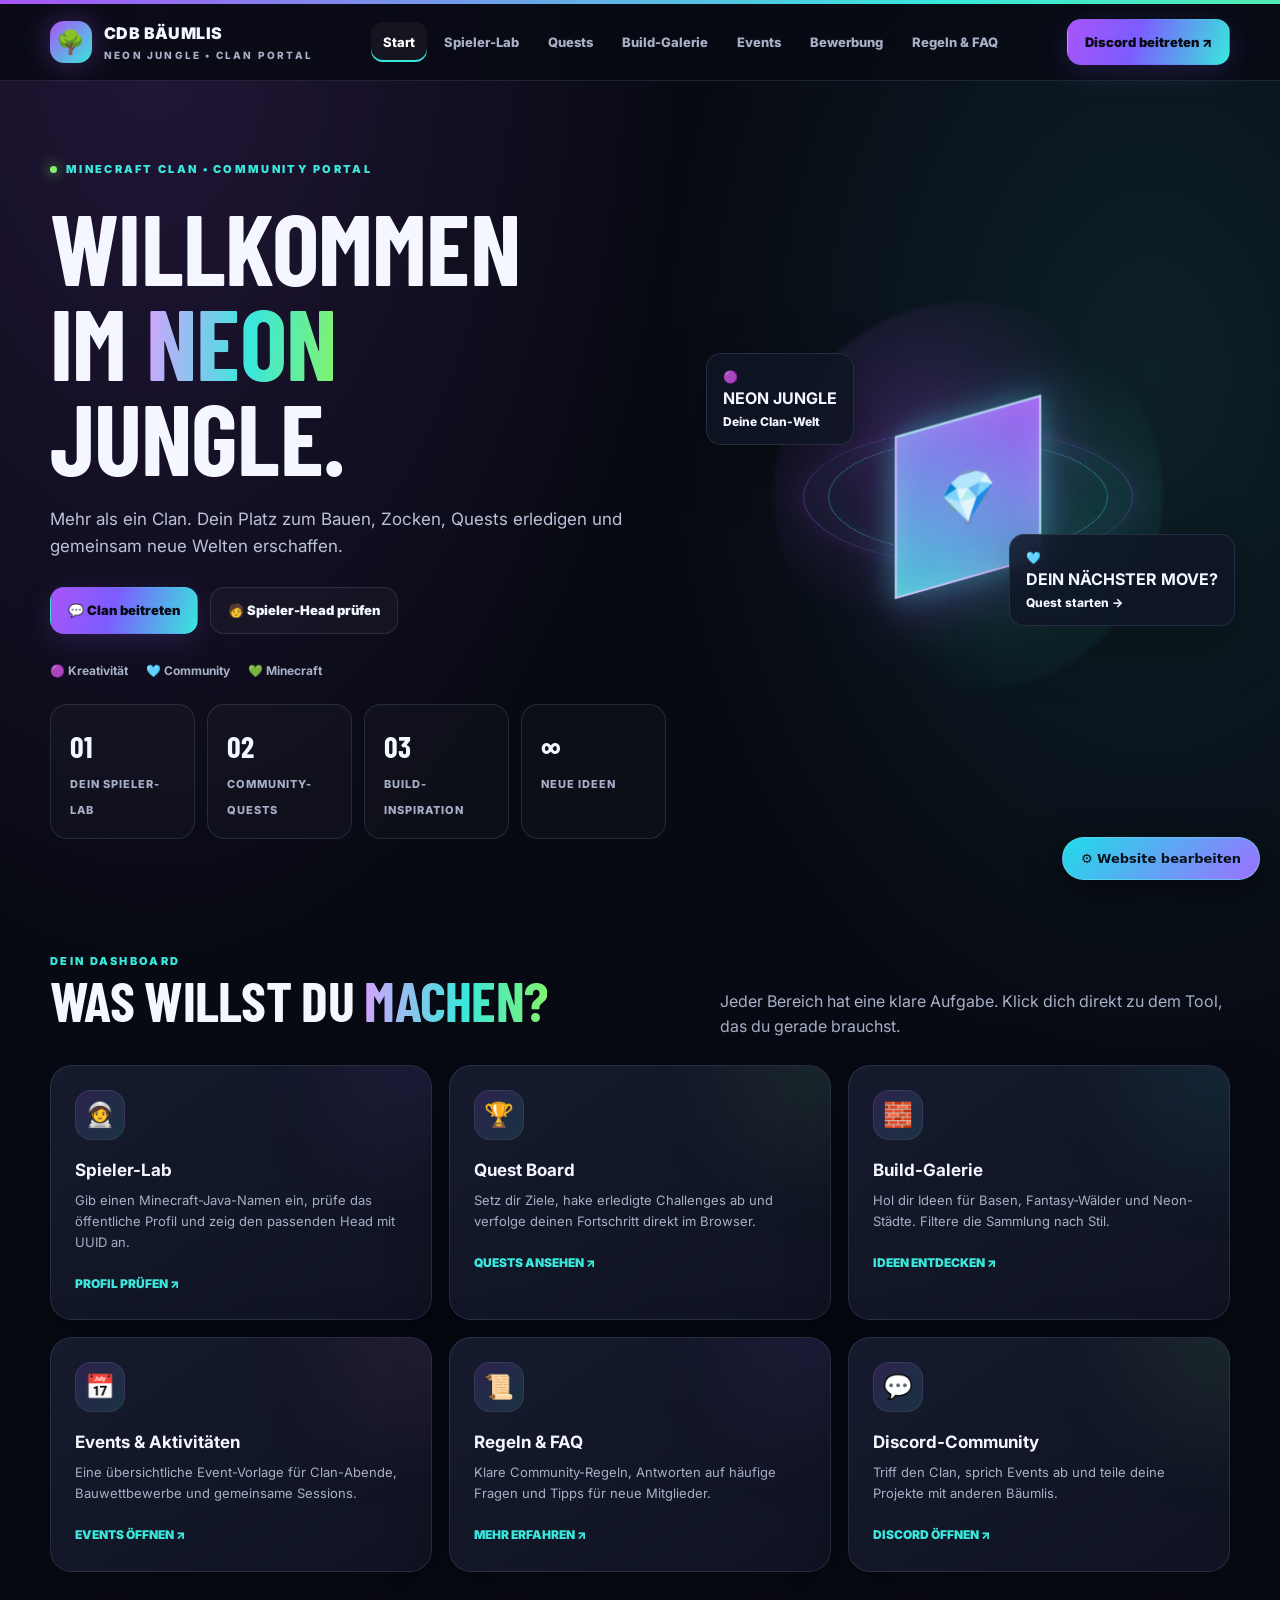
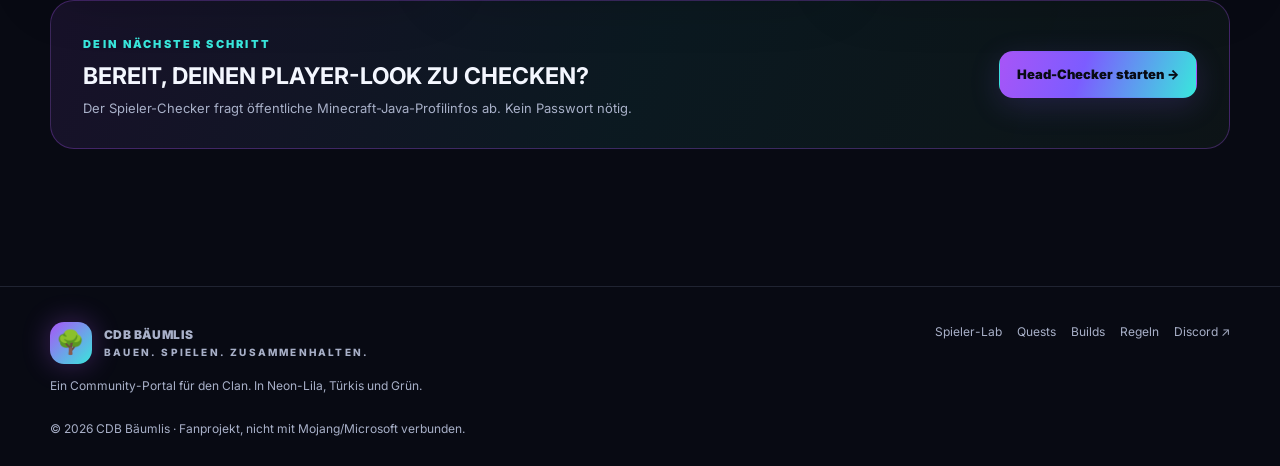
<file: public/index.html>
<!doctype html><html lang="de"><head><meta charset="utf-8"><meta name="viewport" content="width=device-width,initial-scale=1"><meta name="theme-color" content="#080a13"><meta name="description" content="CDB Bäumlis Minecraft-Clanportal mit Spieler-Lab, Quests, Build-Galerie und Events."><title>Neon Jungle | CDB Bäumlis</title><link rel="stylesheet" href="style.css"></head><body><div class="topline"></div><div class="nav-wrap"><div class="wrap nav"><a class="brand" href="index.html"><span class="brand-mark">🌳</span><span>CDB BÄUMLIS<small>NEON JUNGLE • CLAN PORTAL</small></span></a><nav class="links"><a href="index.html">Start</a><a href="spieler.html">Spieler-Lab</a><a href="quests.html">Quests</a><a href="builds.html">Build-Galerie</a><a href="events.html">Events</a><a href="bewerbung.html">Bewerbung</a><a href="regeln.html">Regeln & FAQ</a></nav><a class="nav-cta" href="https://discord.gg/qdP8jZhjyH" target="_blank" rel="noopener">Discord beitreten ↗</a><button class="menu-btn" aria-label="Menü öffnen" aria-expanded="false">☰</button></div></div><main><section class="wrap hero"><div class="hero-copy"><div class="eyebrow"><span class="dot"></span> Minecraft Clan • Community Portal</div><h1>WILLKOMMEN<br>IM <span>NEON</span><br>JUNGLE.</h1><p class="lead">Mehr als ein Clan. Dein Platz zum Bauen, Zocken, Quests erledigen und gemeinsam neue Welten erschaffen.</p><div class="actions"><a class="btn btn-primary" href="https://discord.gg/qdP8jZhjyH" target="_blank" rel="noopener">💬 Clan beitreten</a><a class="btn btn-secondary" href="spieler.html">🧑 Spieler-Head prüfen</a></div><div class="microproof"><span>🟣 Kreativität</span><span>🩵 Community</span><span>💚 Minecraft</span></div><div class="stat-row"><div class="stat"><b>01</b><span>Dein Spieler-Lab</span></div><div class="stat"><b>02</b><span>Community-Quests</span></div><div class="stat"><b>03</b><span>Build-Inspiration</span></div><div class="stat"><b>∞</b><span>Neue Ideen</span></div></div></div><div class="hero-art" aria-label="Abstrakter neonfarbener Würfel"><div class="orb"></div><div class="ring"></div><div class="ring r2"></div><div class="cube"><div class="cube-face front">🌳</div><div class="cube-face back">💎</div><div class="cube-face right">⚡</div><div class="cube-face left">🟣</div><div class="cube-face top">✦</div><div class="cube-face bottom">💚</div></div><div class="float-card fc1">🟣 <b>NEON JUNGLE</b>Deine Clan-Welt</div><div class="float-card fc2">🩵 <b>DEIN NÄCHSTER MOVE?</b>Quest starten →</div></div></section>
<section class="section"><div class="wrap"><div class="section-head"><div><div class="eyebrow">Dein Dashboard</div><h2>WAS WILLST DU <span class="gradient-text">MACHEN?</span></h2></div><p>Jeder Bereich hat eine klare Aufgabe. Klick dich direkt zu dem Tool, das du gerade brauchst.</p></div><div class="grid grid-3"><a class="card" href="spieler.html" style="--glow:var(--purple)"><div class="iconbox">🧑‍🚀</div><h3>Spieler-Lab</h3><p>Gib einen Minecraft-Java-Namen ein, prüfe das öffentliche Profil und zeig den passenden Head mit UUID an.</p><span class="card-link">PROFIL PRÜFEN ↗</span></a><a class="card" href="quests.html" style="--glow:var(--green)"><div class="iconbox">🏆</div><h3>Quest Board</h3><p>Setz dir Ziele, hake erledigte Challenges ab und verfolge deinen Fortschritt direkt im Browser.</p><span class="card-link">QUESTS ANSEHEN ↗</span></a><a class="card" href="builds.html" style="--glow:var(--turq)"><div class="iconbox">🧱</div><h3>Build-Galerie</h3><p>Hol dir Ideen für Basen, Fantasy-Wälder und Neon-Städte. Filtere die Sammlung nach Stil.</p><span class="card-link">IDEEN ENTDECKEN ↗</span></a><a class="card" href="events.html" style="--glow:var(--pink)"><div class="iconbox">📅</div><h3>Events & Aktivitäten</h3><p>Eine übersichtliche Event-Vorlage für Clan-Abende, Bauwettbewerbe und gemeinsame Sessions.</p><span class="card-link">EVENTS ÖFFNEN ↗</span></a><a class="card" href="regeln.html" style="--glow:var(--purple)"><div class="iconbox">📜</div><h3>Regeln & FAQ</h3><p>Klare Community-Regeln, Antworten auf häufige Fragen und Tipps für neue Mitglieder.</p><span class="card-link">MEHR ERFAHREN ↗</span></a><a class="card" href="https://discord.gg/qdP8jZhjyH" target="_blank" rel="noopener" style="--glow:var(--green)"><div class="iconbox">💬</div><h3>Discord-Community</h3><p>Triff den Clan, sprich Events ab und teile deine Projekte mit anderen Bäumlis.</p><span class="card-link">DISCORD ÖFFNEN ↗</span></a></div><div class="banner"><div><div class="eyebrow">Dein nächster Schritt</div><h3 style="font-size:23px;margin:7px 0">BEREIT, DEINEN PLAYER-LOOK ZU CHECKEN?</h3><p>Der Spieler-Checker fragt öffentliche Minecraft-Java-Profilinfos ab. Kein Passwort nötig.</p></div><a class="btn btn-primary" href="spieler.html">Head-Checker starten →</a></div></div></section></main><footer class="footer"><div class="wrap footer-inner"><div><a class="brand" href="index.html"><span class="brand-mark">🌳</span><span>CDB BÄUMLIS<small>BAUEN. SPIELEN. ZUSAMMENHALTEN.</small></span></a><p style="margin:12px 0 0">Ein Community-Portal für den Clan. In Neon-Lila, Türkis und Grün.</p></div><div class="footer-links"><a href="spieler.html">Spieler-Lab</a><a href="quests.html">Quests</a><a href="builds.html">Builds</a><a href="regeln.html">Regeln</a><a href="https://discord.gg/qdP8jZhjyH" target="_blank" rel="noopener">Discord ↗</a></div></div><div class="wrap" style="margin-top:24px">© <span id="year"></span> CDB Bäumlis · Fanprojekt, nicht mit Mojang/Microsoft verbunden.</div></footer><div class="toast" role="status" aria-live="polite"></div><script>document.getElementById('year').textContent=new Date().getFullYear()</script><script src="app.js"></script><script src="admin.js"></script></body></html>
</file>
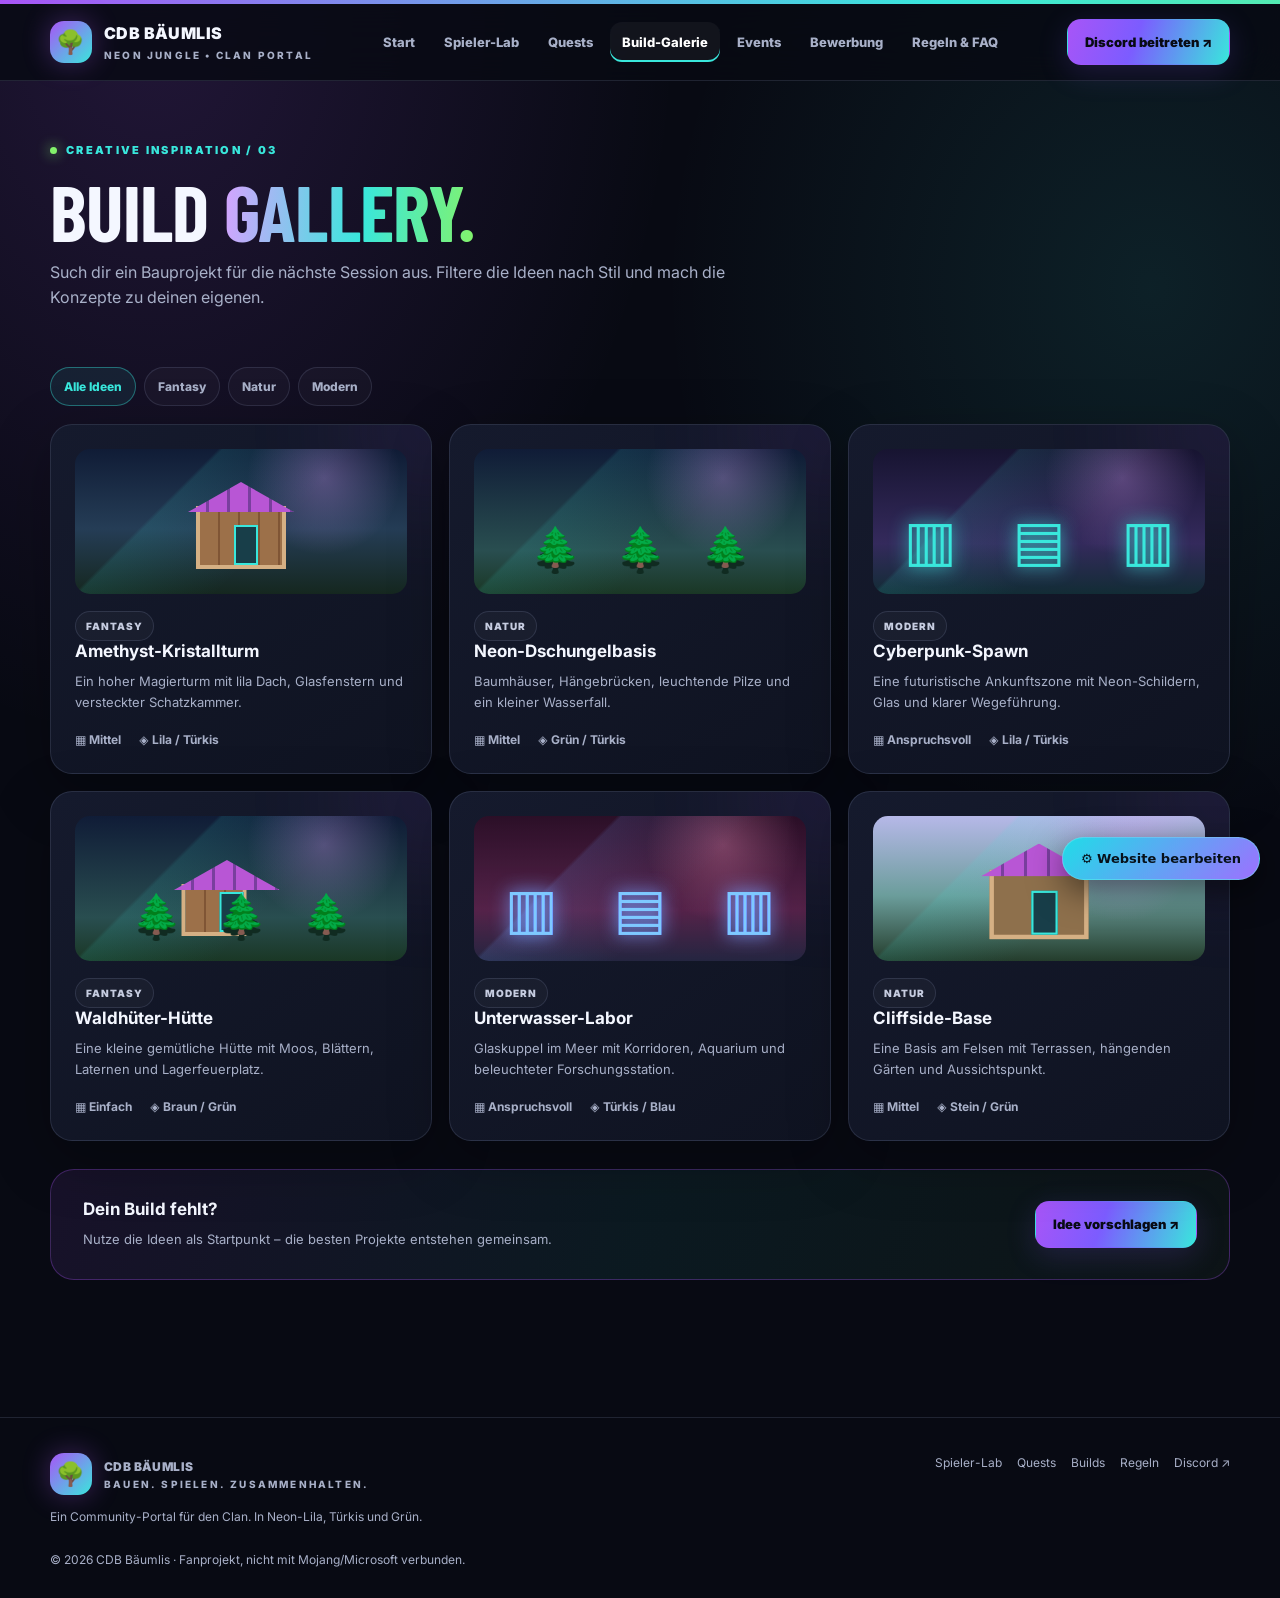
<file: public/builds.html>
<!doctype html><html lang="de"><head><meta charset="utf-8"><meta name="viewport" content="width=device-width,initial-scale=1"><meta name="theme-color" content="#080a13"><meta name="description" content="Minecraft-Bauideen mit Kategorien und Filtern."><title>Build-Galerie | CDB Bäumlis</title><link rel="stylesheet" href="style.css"></head><body><div class="topline"></div><div class="nav-wrap"><div class="wrap nav"><a class="brand" href="index.html"><span class="brand-mark">🌳</span><span>CDB BÄUMLIS<small>NEON JUNGLE • CLAN PORTAL</small></span></a><nav class="links"><a href="index.html">Start</a><a href="spieler.html">Spieler-Lab</a><a href="quests.html">Quests</a><a href="builds.html">Build-Galerie</a><a href="events.html">Events</a><a href="bewerbung.html">Bewerbung</a><a href="regeln.html">Regeln & FAQ</a></nav><a class="nav-cta" href="https://discord.gg/qdP8jZhjyH" target="_blank" rel="noopener">Discord beitreten ↗</a><button class="menu-btn" aria-label="Menü öffnen" aria-expanded="false">☰</button></div></div><main><section class="wrap page-hero"><div class="eyebrow"><span class="dot"></span> Creative inspiration / 03</div><h1>BUILD <span class="gradient-text">GALLERY.</span></h1><p>Such dir ein Bauprojekt für die nächste Session aus. Filtere die Ideen nach Stil und mach die Konzepte zu deinen eigenen.</p></section><section class="wrap section" style="padding-top:10px"><div class="tabs"><button class="tab active" data-filter="all">Alle Ideen</button><button class="tab" data-filter="fantasy">Fantasy</button><button class="tab" data-filter="nature">Natur</button><button class="tab" data-filter="modern">Modern</button></div><div class="grid grid-3"><article class="card" data-category="fantasy"><div class="build-visual"><div class="pixel-house"></div></div><span class="pill">FANTASY</span><h3>Amethyst-Kristallturm</h3><p>Ein hoher Magierturm mit lila Dach, Glasfenstern und versteckter Schatzkammer.</p><div class="microproof"><span>▦ Mittel</span><span>◈ Lila / Türkis</span></div></article><article class="card" data-category="nature"><div class="build-visual forest"></div><span class="pill">NATUR</span><h3>Neon-Dschungelbasis</h3><p>Baumhäuser, Hängebrücken, leuchtende Pilze und ein kleiner Wasserfall.</p><div class="microproof"><span>▦ Mittel</span><span>◈ Grün / Türkis</span></div></article><article class="card" data-category="modern"><div class="build-visual city"></div><span class="pill">MODERN</span><h3>Cyberpunk-Spawn</h3><p>Eine futuristische Ankunftszone mit Neon-Schildern, Glas und klarer Wegeführung.</p><div class="microproof"><span>▦ Anspruchsvoll</span><span>◈ Lila / Türkis</span></div></article><article class="card" data-category="fantasy"><div class="build-visual forest"><div class="pixel-house" style="width:65px;height:52px;left:42%"></div></div><span class="pill">FANTASY</span><h3>Waldhüter-Hütte</h3><p>Eine kleine gemütliche Hütte mit Moos, Blättern, Laternen und Lagerfeuerplatz.</p><div class="microproof"><span>▦ Einfach</span><span>◈ Braun / Grün</span></div></article><article class="card" data-category="modern"><div class="build-visual city" style="filter:hue-rotate(50deg)"></div><span class="pill">MODERN</span><h3>Unterwasser-Labor</h3><p>Glaskuppel im Meer mit Korridoren, Aquarium und beleuchteter Forschungsstation.</p><div class="microproof"><span>▦ Anspruchsvoll</span><span>◈ Türkis / Blau</span></div></article><article class="card" data-category="nature"><div class="build-visual" style="background:linear-gradient(#b6b8e8,#6b9d9b 55%,#243d2c)"><div class="pixel-house" style="background:#8e704c;transform:translateX(-50%) scale(1.1)"></div></div><span class="pill">NATUR</span><h3>Cliffside-Base</h3><p>Eine Basis am Felsen mit Terrassen, hängenden Gärten und Aussichtspunkt.</p><div class="microproof"><span>▦ Mittel</span><span>◈ Stein / Grün</span></div></article></div><div class="banner"><div><h3>Dein Build fehlt?</h3><p>Nutze die Ideen als Startpunkt – die besten Projekte entstehen gemeinsam.</p></div><a class="btn btn-primary" href="https://discord.gg/qdP8jZhjyH" target="_blank" rel="noopener">Idee vorschlagen ↗</a></div></section></main><footer class="footer"><div class="wrap footer-inner"><div><a class="brand" href="index.html"><span class="brand-mark">🌳</span><span>CDB BÄUMLIS<small>BAUEN. SPIELEN. ZUSAMMENHALTEN.</small></span></a><p style="margin:12px 0 0">Ein Community-Portal für den Clan. In Neon-Lila, Türkis und Grün.</p></div><div class="footer-links"><a href="spieler.html">Spieler-Lab</a><a href="quests.html">Quests</a><a href="builds.html">Builds</a><a href="regeln.html">Regeln</a><a href="https://discord.gg/qdP8jZhjyH" target="_blank" rel="noopener">Discord ↗</a></div></div><div class="wrap" style="margin-top:24px">© <span id="year"></span> CDB Bäumlis · Fanprojekt, nicht mit Mojang/Microsoft verbunden.</div></footer><div class="toast" role="status" aria-live="polite"></div><script>document.getElementById('year').textContent=new Date().getFullYear()</script><script src="app.js"></script><script src="admin.js"></script></body></html>
</file>
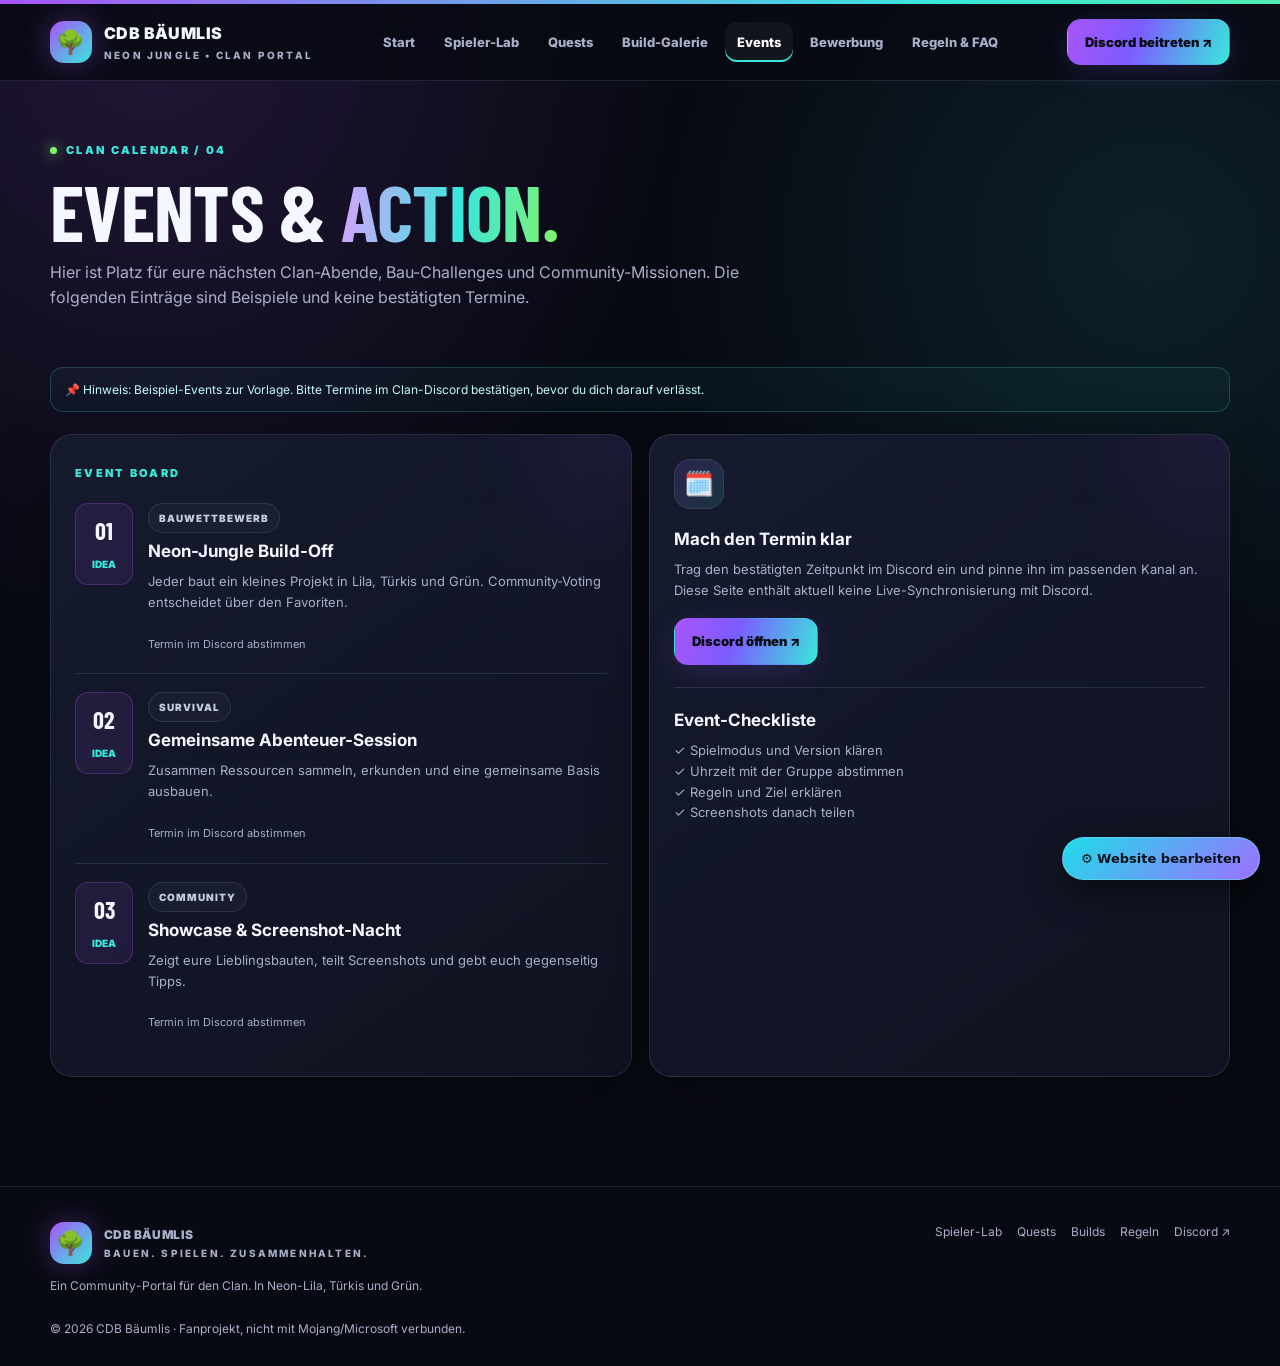
<file: public/events.html>
<!doctype html><html lang="de"><head><meta charset="utf-8"><meta name="viewport" content="width=device-width,initial-scale=1"><meta name="theme-color" content="#080a13"><meta name="description" content="Clan-Events und Aktivitäten mit transparent markierten Beispielterminen."><title>Events | CDB Bäumlis</title><link rel="stylesheet" href="style.css"></head><body><div class="topline"></div><div class="nav-wrap"><div class="wrap nav"><a class="brand" href="index.html"><span class="brand-mark">🌳</span><span>CDB BÄUMLIS<small>NEON JUNGLE • CLAN PORTAL</small></span></a><nav class="links"><a href="index.html">Start</a><a href="spieler.html">Spieler-Lab</a><a href="quests.html">Quests</a><a href="builds.html">Build-Galerie</a><a href="events.html">Events</a><a href="bewerbung.html">Bewerbung</a><a href="regeln.html">Regeln & FAQ</a></nav><a class="nav-cta" href="https://discord.gg/qdP8jZhjyH" target="_blank" rel="noopener">Discord beitreten ↗</a><button class="menu-btn" aria-label="Menü öffnen" aria-expanded="false">☰</button></div></div><main><section class="wrap page-hero"><div class="eyebrow"><span class="dot"></span> Clan calendar / 04</div><h1>EVENTS & <span class="gradient-text">ACTION.</span></h1><p>Hier ist Platz für eure nächsten Clan-Abende, Bau-Challenges und Community-Missionen. Die folgenden Einträge sind Beispiele und keine bestätigten Termine.</p></section><section class="wrap section" style="padding-top:10px"><div class="notice" style="margin-bottom:22px">📌 Hinweis: Beispiel-Events zur Vorlage. Bitte Termine im Clan-Discord bestätigen, bevor du dich darauf verlässt.</div><div class="grid grid-2"><div class="card"><div class="eyebrow">Event board</div><div class="event-row"><div class="event-date"><b>01</b><span>IDEA</span></div><div><span class="pill">BAUWETTBEWERB</span><h3 style="margin-top:8px">Neon-Jungle Build-Off</h3><p>Jeder baut ein kleines Projekt in Lila, Türkis und Grün. Community-Voting entscheidet über den Favoriten.</p><span class="small">Termin im Discord abstimmen</span></div></div><div class="event-row"><div class="event-date"><b>02</b><span>IDEA</span></div><div><span class="pill">SURVIVAL</span><h3 style="margin-top:8px">Gemeinsame Abenteuer-Session</h3><p>Zusammen Ressourcen sammeln, erkunden und eine gemeinsame Basis ausbauen.</p><span class="small">Termin im Discord abstimmen</span></div></div><div class="event-row"><div class="event-date"><b>03</b><span>IDEA</span></div><div><span class="pill">COMMUNITY</span><h3 style="margin-top:8px">Showcase & Screenshot-Nacht</h3><p>Zeigt eure Lieblingsbauten, teilt Screenshots und gebt euch gegenseitig Tipps.</p><span class="small">Termin im Discord abstimmen</span></div></div></div><div class="card"><div class="iconbox">🗓️</div><h3>Mach den Termin klar</h3><p>Trag den bestätigten Zeitpunkt im Discord ein und pinne ihn im passenden Kanal an. Diese Seite enthält aktuell keine Live-Synchronisierung mit Discord.</p><a class="btn btn-primary" href="https://discord.gg/qdP8jZhjyH" target="_blank" rel="noopener">Discord öffnen ↗</a><hr style="border:0;border-top:1px solid var(--line);margin:22px 0"><h3>Event-Checkliste</h3><p>✓ Spielmodus und Version klären<br>✓ Uhrzeit mit der Gruppe abstimmen<br>✓ Regeln und Ziel erklären<br>✓ Screenshots danach teilen</p></div></div></section></main><footer class="footer"><div class="wrap footer-inner"><div><a class="brand" href="index.html"><span class="brand-mark">🌳</span><span>CDB BÄUMLIS<small>BAUEN. SPIELEN. ZUSAMMENHALTEN.</small></span></a><p style="margin:12px 0 0">Ein Community-Portal für den Clan. In Neon-Lila, Türkis und Grün.</p></div><div class="footer-links"><a href="spieler.html">Spieler-Lab</a><a href="quests.html">Quests</a><a href="builds.html">Builds</a><a href="regeln.html">Regeln</a><a href="https://discord.gg/qdP8jZhjyH" target="_blank" rel="noopener">Discord ↗</a></div></div><div class="wrap" style="margin-top:24px">© <span id="year"></span> CDB Bäumlis · Fanprojekt, nicht mit Mojang/Microsoft verbunden.</div></footer><div class="toast" role="status" aria-live="polite"></div><script>document.getElementById('year').textContent=new Date().getFullYear()</script><script src="app.js"></script><script src="admin.js"></script></body></html>
</file>
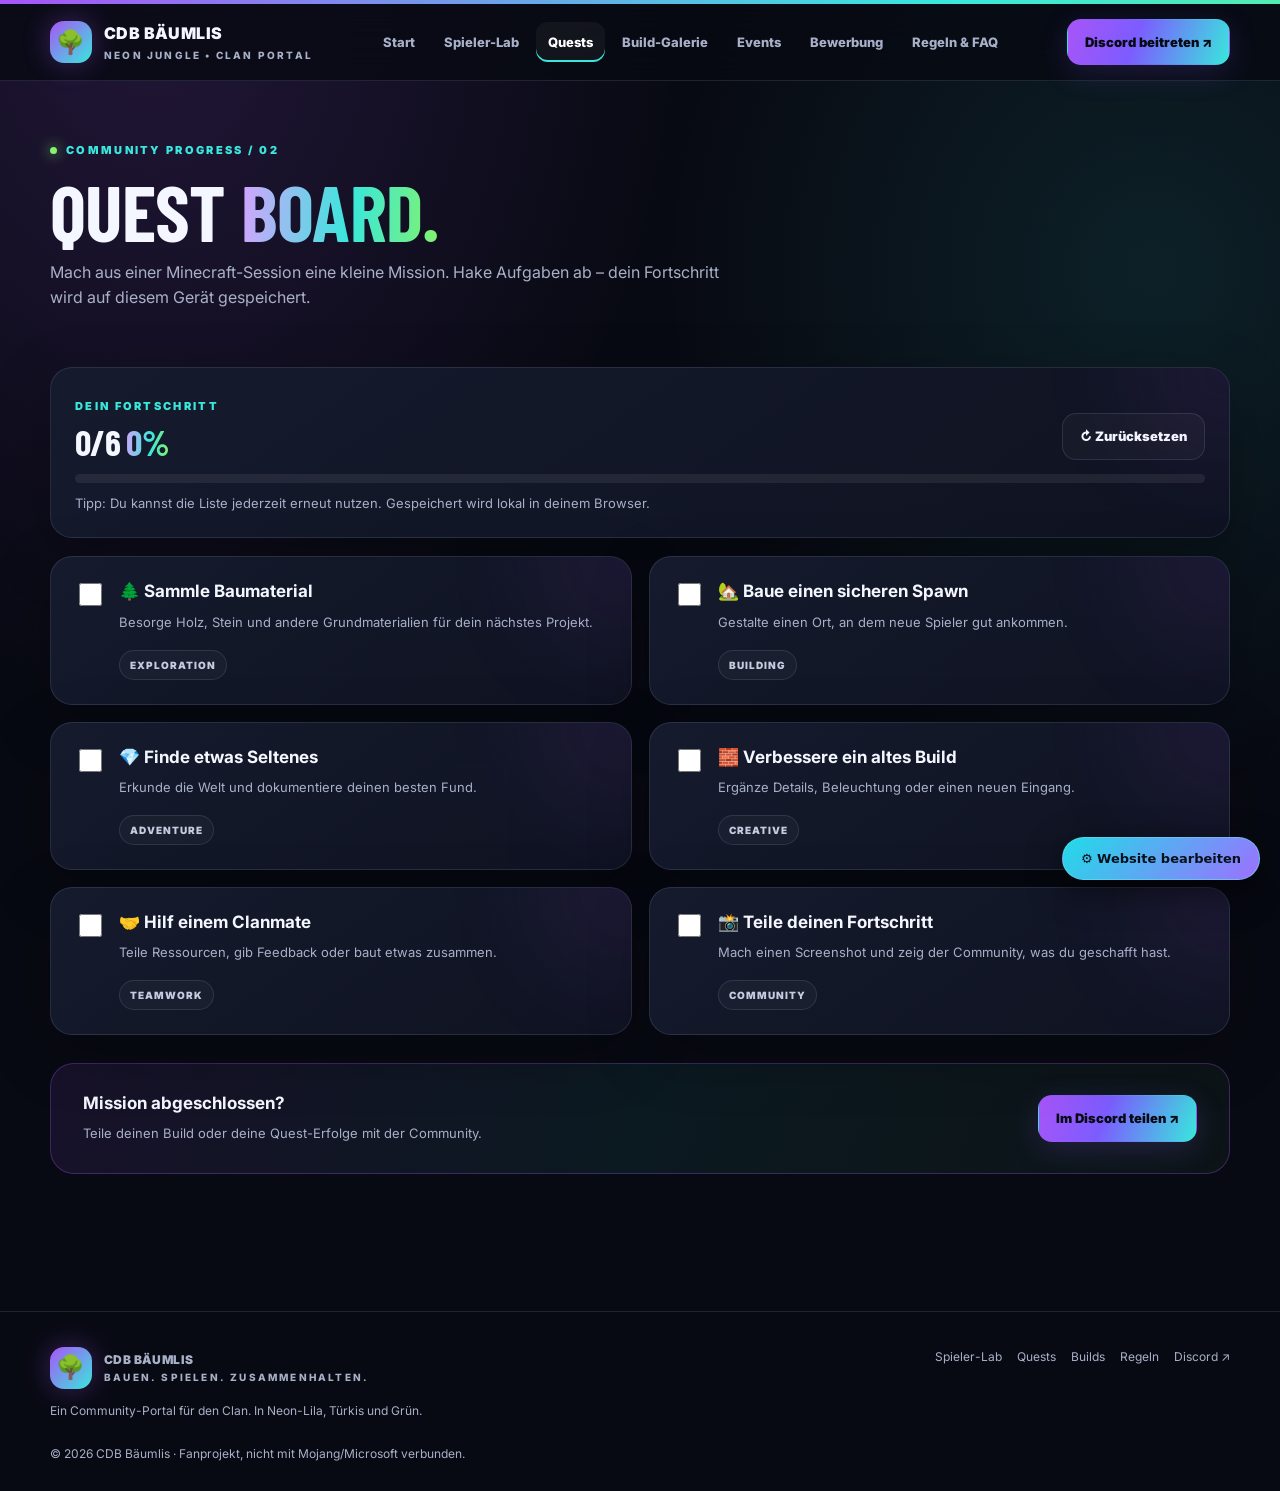
<file: public/quests.html>
<!doctype html><html lang="de"><head><meta charset="utf-8"><meta name="viewport" content="width=device-width,initial-scale=1"><meta name="theme-color" content="#080a13"><meta name="description" content="Minecraft-Community-Quests mit lokal gespeichertem Fortschritt."><title>Quest Board | CDB Bäumlis</title><link rel="stylesheet" href="style.css"></head><body><div class="topline"></div><div class="nav-wrap"><div class="wrap nav"><a class="brand" href="index.html"><span class="brand-mark">🌳</span><span>CDB BÄUMLIS<small>NEON JUNGLE • CLAN PORTAL</small></span></a><nav class="links"><a href="index.html">Start</a><a href="spieler.html">Spieler-Lab</a><a href="quests.html">Quests</a><a href="builds.html">Build-Galerie</a><a href="events.html">Events</a><a href="bewerbung.html">Bewerbung</a><a href="regeln.html">Regeln & FAQ</a></nav><a class="nav-cta" href="https://discord.gg/qdP8jZhjyH" target="_blank" rel="noopener">Discord beitreten ↗</a><button class="menu-btn" aria-label="Menü öffnen" aria-expanded="false">☰</button></div></div><main><section class="wrap page-hero"><div class="eyebrow"><span class="dot"></span> Community progress / 02</div><h1>QUEST <span class="gradient-text">BOARD.</span></h1><p>Mach aus einer Minecraft-Session eine kleine Mission. Hake Aufgaben ab – dein Fortschritt wird auf diesem Gerät gespeichert.</p></section><section class="wrap section" style="padding-top:10px"><div class="card" style="margin-bottom:18px"><div class="section-head" style="margin-bottom:14px"><div><div class="eyebrow">Dein Fortschritt</div><h2 style="font-size:36px;margin:8px 0 0"><span id="quest-count">0/6</span> <span class="gradient-text" id="quest-percent">0%</span></h2></div><button class="btn btn-secondary" id="reset-quests" type="button">↻ Zurücksetzen</button></div><div class="progress"><span id="quest-progress"></span></div><p class="small" style="margin:10px 0 0">Tipp: Du kannst die Liste jederzeit erneut nutzen. Gespeichert wird lokal in deinem Browser.</p></div><div id="quest-list" class="grid grid-2"><div class="card quest"><input class="check" type="checkbox" id="q1"><div><h3>🌲 Sammle Baumaterial</h3><p>Besorge Holz, Stein und andere Grundmaterialien für dein nächstes Projekt.</p><span class="pill">EXPLORATION</span></div></div><div class="card quest"><input class="check" type="checkbox" id="q2"><div><h3>🏡 Baue einen sicheren Spawn</h3><p>Gestalte einen Ort, an dem neue Spieler gut ankommen.</p><span class="pill">BUILDING</span></div></div><div class="card quest"><input class="check" type="checkbox" id="q3"><div><h3>💎 Finde etwas Seltenes</h3><p>Erkunde die Welt und dokumentiere deinen besten Fund.</p><span class="pill">ADVENTURE</span></div></div><div class="card quest"><input class="check" type="checkbox" id="q4"><div><h3>🧱 Verbessere ein altes Build</h3><p>Ergänze Details, Beleuchtung oder einen neuen Eingang.</p><span class="pill">CREATIVE</span></div></div><div class="card quest"><input class="check" type="checkbox" id="q5"><div><h3>🤝 Hilf einem Clanmate</h3><p>Teile Ressourcen, gib Feedback oder baut etwas zusammen.</p><span class="pill">TEAMWORK</span></div></div><div class="card quest"><input class="check" type="checkbox" id="q6"><div><h3>📸 Teile deinen Fortschritt</h3><p>Mach einen Screenshot und zeig der Community, was du geschafft hast.</p><span class="pill">COMMUNITY</span></div></div></div><div class="banner"><div><h3>Mission abgeschlossen?</h3><p>Teile deinen Build oder deine Quest-Erfolge mit der Community.</p></div><a class="btn btn-primary" href="https://discord.gg/qdP8jZhjyH" target="_blank" rel="noopener">Im Discord teilen ↗</a></div></section></main><footer class="footer"><div class="wrap footer-inner"><div><a class="brand" href="index.html"><span class="brand-mark">🌳</span><span>CDB BÄUMLIS<small>BAUEN. SPIELEN. ZUSAMMENHALTEN.</small></span></a><p style="margin:12px 0 0">Ein Community-Portal für den Clan. In Neon-Lila, Türkis und Grün.</p></div><div class="footer-links"><a href="spieler.html">Spieler-Lab</a><a href="quests.html">Quests</a><a href="builds.html">Builds</a><a href="regeln.html">Regeln</a><a href="https://discord.gg/qdP8jZhjyH" target="_blank" rel="noopener">Discord ↗</a></div></div><div class="wrap" style="margin-top:24px">© <span id="year"></span> CDB Bäumlis · Fanprojekt, nicht mit Mojang/Microsoft verbunden.</div></footer><div class="toast" role="status" aria-live="polite"></div><script>document.getElementById('year').textContent=new Date().getFullYear()</script><script src="app.js"></script><script src="admin.js"></script></body></html>
</file>
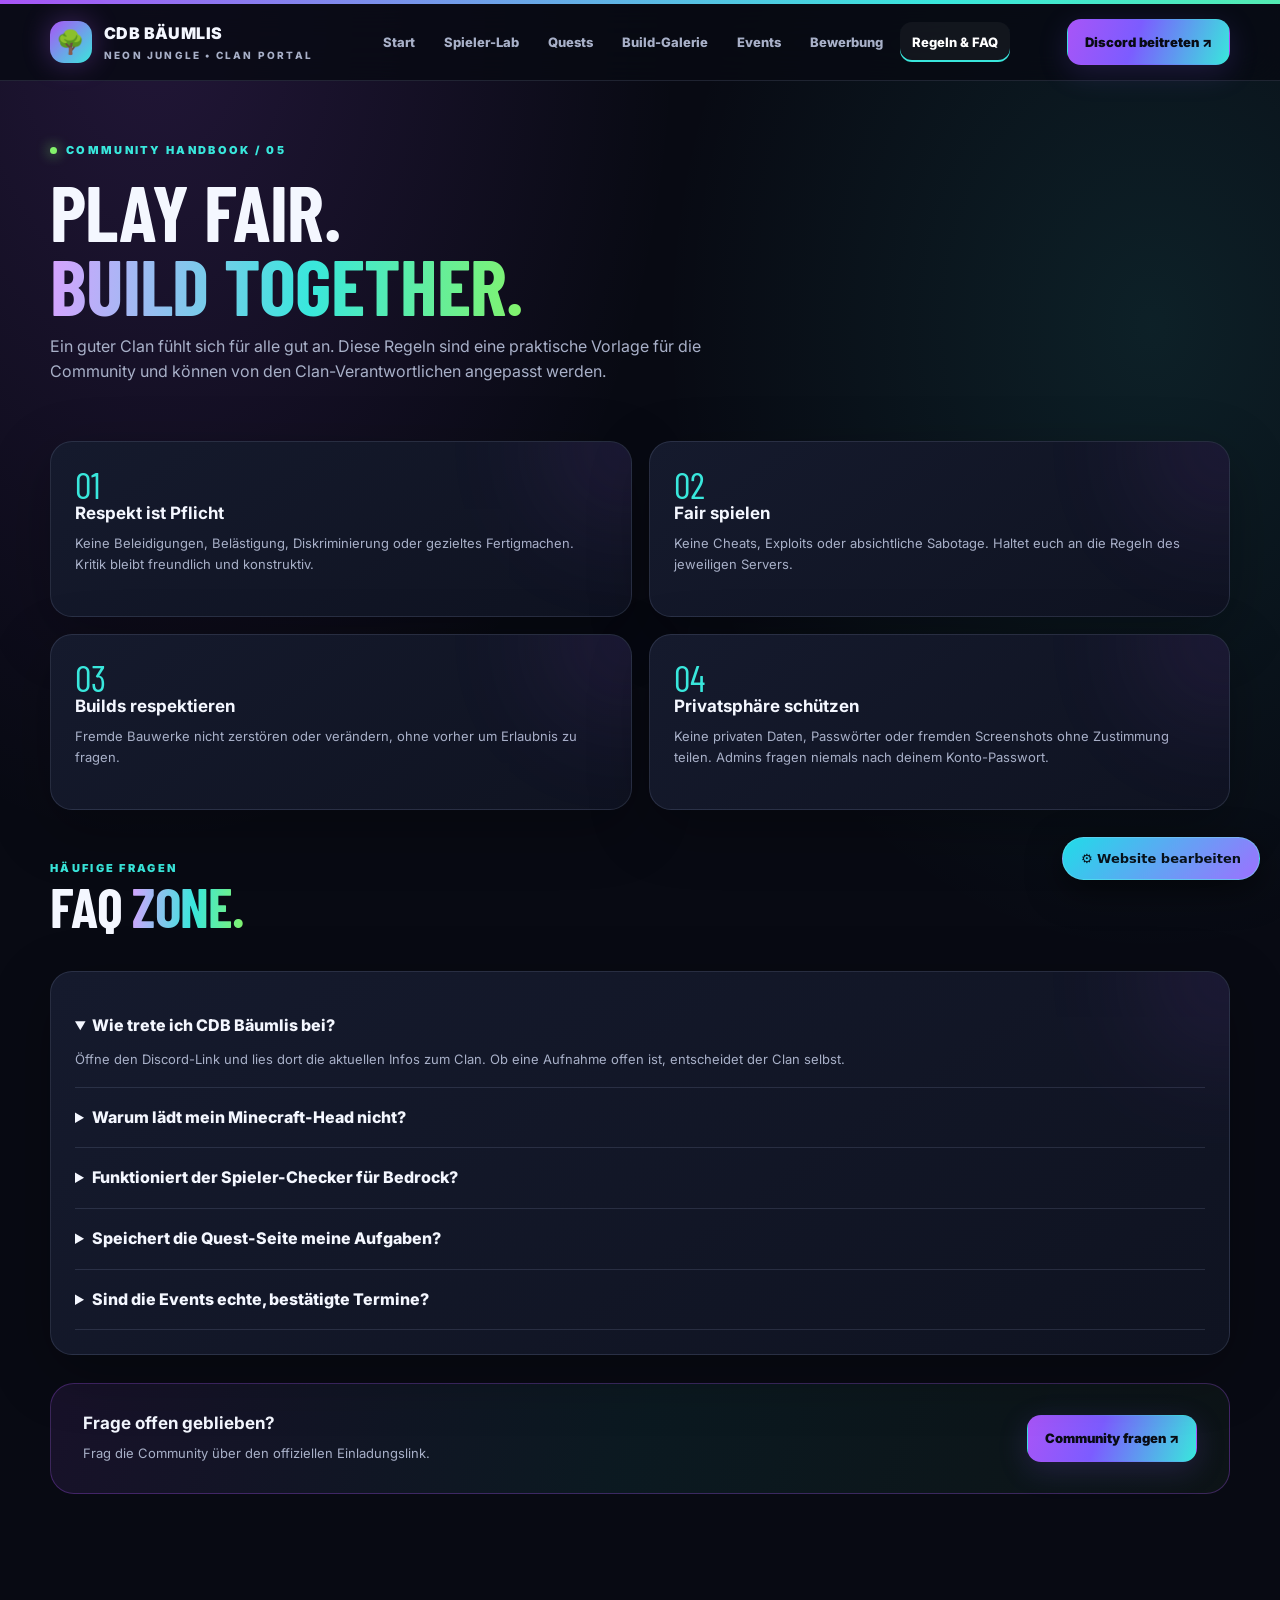
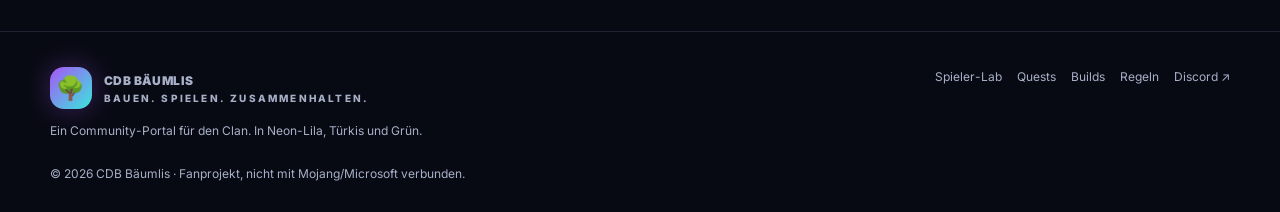
<file: public/regeln.html>
<!doctype html><html lang="de"><head><meta charset="utf-8"><meta name="viewport" content="width=device-width,initial-scale=1"><meta name="theme-color" content="#080a13"><meta name="description" content="Community-Regeln und FAQ für CDB Bäumlis."><title>Regeln & FAQ | CDB Bäumlis</title><link rel="stylesheet" href="style.css"></head><body><div class="topline"></div><div class="nav-wrap"><div class="wrap nav"><a class="brand" href="index.html"><span class="brand-mark">🌳</span><span>CDB BÄUMLIS<small>NEON JUNGLE • CLAN PORTAL</small></span></a><nav class="links"><a href="index.html">Start</a><a href="spieler.html">Spieler-Lab</a><a href="quests.html">Quests</a><a href="builds.html">Build-Galerie</a><a href="events.html">Events</a><a href="bewerbung.html">Bewerbung</a><a href="regeln.html">Regeln & FAQ</a></nav><a class="nav-cta" href="https://discord.gg/qdP8jZhjyH" target="_blank" rel="noopener">Discord beitreten ↗</a><button class="menu-btn" aria-label="Menü öffnen" aria-expanded="false">☰</button></div></div><main><section class="wrap page-hero"><div class="eyebrow"><span class="dot"></span> Community handbook / 05</div><h1>PLAY FAIR.<br><span class="gradient-text">BUILD TOGETHER.</span></h1><p>Ein guter Clan fühlt sich für alle gut an. Diese Regeln sind eine praktische Vorlage für die Community und können von den Clan-Verantwortlichen angepasst werden.</p></section><section class="wrap section" style="padding-top:10px"><div class="grid grid-2"><div class="card"><div class="rule-num">01</div><h3>Respekt ist Pflicht</h3><p>Keine Beleidigungen, Belästigung, Diskriminierung oder gezieltes Fertigmachen. Kritik bleibt freundlich und konstruktiv.</p></div><div class="card"><div class="rule-num">02</div><h3>Fair spielen</h3><p>Keine Cheats, Exploits oder absichtliche Sabotage. Haltet euch an die Regeln des jeweiligen Servers.</p></div><div class="card"><div class="rule-num">03</div><h3>Builds respektieren</h3><p>Fremde Bauwerke nicht zerstören oder verändern, ohne vorher um Erlaubnis zu fragen.</p></div><div class="card"><div class="rule-num">04</div><h3>Privatsphäre schützen</h3><p>Keine privaten Daten, Passwörter oder fremden Screenshots ohne Zustimmung teilen. Admins fragen niemals nach deinem Konto-Passwort.</p></div></div><div class="section-head" style="margin-top:44px"><div><div class="eyebrow">Häufige Fragen</div><h2>FAQ <span class="gradient-text">ZONE.</span></h2></div></div><div class="card faq"><details open><summary>Wie trete ich CDB Bäumlis bei?</summary><p>Öffne den Discord-Link und lies dort die aktuellen Infos zum Clan. Ob eine Aufnahme offen ist, entscheidet der Clan selbst.</p></details><details><summary>Warum lädt mein Minecraft-Head nicht?</summary><p>Die Vorschau nutzt einen externen Head-Dienst. Prüfe deine Internetverbindung oder versuche es später erneut. Das Bild kann unabhängig von der Mojang-Profilprüfung ausfallen.</p></details><details><summary>Funktioniert der Spieler-Checker für Bedrock?</summary><p>Der Checker ist für Minecraft Java Edition und öffentliche Java-Profile gedacht. Bedrock-Namen werden damit nicht zuverlässig geprüft.</p></details><details><summary>Speichert die Quest-Seite meine Aufgaben?</summary><p>Ja, in deinem Browser auf diesem Gerät. Der Fortschritt wird nicht mit anderen Geräten oder einem Clan-Server synchronisiert.</p></details><details><summary>Sind die Events echte, bestätigte Termine?</summary><p>Nein. Die Einträge auf der Events-Seite sind Ideen zur Vorlage. Bestätige echte Termine im Clan-Discord.</p></details></div><div class="banner"><div><h3>Frage offen geblieben?</h3><p>Frag die Community über den offiziellen Einladungslink.</p></div><a class="btn btn-primary" href="https://discord.gg/qdP8jZhjyH" target="_blank" rel="noopener">Community fragen ↗</a></div></section></main><footer class="footer"><div class="wrap footer-inner"><div><a class="brand" href="index.html"><span class="brand-mark">🌳</span><span>CDB BÄUMLIS<small>BAUEN. SPIELEN. ZUSAMMENHALTEN.</small></span></a><p style="margin:12px 0 0">Ein Community-Portal für den Clan. In Neon-Lila, Türkis und Grün.</p></div><div class="footer-links"><a href="spieler.html">Spieler-Lab</a><a href="quests.html">Quests</a><a href="builds.html">Builds</a><a href="regeln.html">Regeln</a><a href="https://discord.gg/qdP8jZhjyH" target="_blank" rel="noopener">Discord ↗</a></div></div><div class="wrap" style="margin-top:24px">© <span id="year"></span> CDB Bäumlis · Fanprojekt, nicht mit Mojang/Microsoft verbunden.</div></footer><div class="toast" role="status" aria-live="polite"></div><script>document.getElementById('year').textContent=new Date().getFullYear()</script><script src="app.js"></script><script src="admin.js"></script></body></html>
</file>
<file: public/style.css>
@import url('https://fonts.googleapis.com/css2?family=Barlow+Condensed:wght@600;700;800;900&family=Inter:wght@400;500;600;700;800&display=swap');
:root{--bg:#080a13;--panel:#111525;--panel2:#171c30;--line:rgba(190,205,255,.13);--text:#f4f7ff;--muted:#a8b0c8;--purple:#a855f7;--turq:#39e7dc;--green:#83f36b;--pink:#ff6ac1;--radius:22px;--shadow:0 18px 60px rgba(0,0,0,.28)}
*{box-sizing:border-box}html{scroll-behavior:smooth}body{margin:0;background:radial-gradient(ellipse at 12% 0%,rgba(168,85,247,.16),transparent 33%),radial-gradient(ellipse at 90% 18%,rgba(57,231,220,.1),transparent 30%),var(--bg);color:var(--text);font-family:Inter,system-ui,sans-serif;line-height:1.6;min-height:100vh}a{color:inherit;text-decoration:none}button,input,select{font:inherit}button,a,.card{ -webkit-tap-highlight-color:transparent}button{cursor:pointer}.wrap{width:min(1180px,calc(100% - 36px));margin:auto}.topline{height:4px;background:linear-gradient(90deg,var(--purple),var(--turq),var(--green),var(--purple));background-size:220% 100%;animation:flow 8s linear infinite}@keyframes flow{to{background-position:220% 0}}.nav-wrap{position:sticky;top:0;z-index:50;background:rgba(8,10,19,.82);backdrop-filter:blur(18px);border-bottom:1px solid var(--line)}.nav{height:76px;display:flex;align-items:center;justify-content:space-between;gap:20px}.brand{display:flex;align-items:center;gap:12px;font-weight:900;letter-spacing:.4px}.brand-mark{width:42px;height:42px;display:grid;place-items:center;border-radius:14px;background:linear-gradient(135deg,var(--purple),var(--turq));color:#081019;font-size:23px;box-shadow:0 0 28px #a855f755}.brand small{display:block;font-size:10px;color:var(--muted);letter-spacing:2.2px;font-weight:800}.links{display:flex;align-items:center;gap:5px}.links a{font-size:13px;font-weight:800;color:var(--muted);padding:10px 12px;border-radius:12px;transition:.2s}.links a:hover,.links a.active{background:#ffffff0b;color:white}.links a.active{box-shadow:inset 0 -2px var(--turq)}.nav-cta,.btn{display:inline-flex;align-items:center;justify-content:center;gap:9px;border:1px solid transparent;border-radius:14px;padding:12px 17px;font-size:13px;font-weight:900;transition:transform .2s,border-color .2s,filter .2s}.nav-cta,.btn-primary{background:linear-gradient(110deg,var(--purple),#7c5cff 42%,var(--turq));color:#080b14;box-shadow:0 8px 30px #8c5cff2c}.btn:hover,.nav-cta:hover{transform:translateY(-2px);filter:brightness(1.08)}.btn-secondary{background:#ffffff08;border-color:var(--line);color:var(--text)}.btn-green{background:linear-gradient(100deg,var(--green),var(--turq));color:#07110e}.menu-btn{display:none;background:#ffffff0b;color:white;border:1px solid var(--line);border-radius:12px;padding:10px 12px}.hero{padding:74px 0 54px;display:grid;grid-template-columns:1.08fr .92fr;gap:40px;align-items:center;min-height:520px}.eyebrow{display:inline-flex;align-items:center;gap:9px;color:var(--turq);font-size:11px;font-weight:900;letter-spacing:2.3px;text-transform:uppercase}.dot{width:7px;height:7px;border-radius:50%;background:var(--green);box-shadow:0 0 13px var(--green)}h1,h2,h3,p{margin-top:0}h1,h2,.display{font-family:'Barlow Condensed',Impact,sans-serif;text-transform:uppercase;line-height:.95;letter-spacing:-.7px}h1{font-size:clamp(54px,8vw,100px);margin:18px 0 22px}h1 span,.gradient-text{background:linear-gradient(95deg,#d7a2ff,var(--turq) 55%,var(--green));color:transparent;background-clip:text;-webkit-background-clip:text}h2{font-size:clamp(34px,5vw,56px);margin-bottom:14px}h3{font-size:17px;line-height:1.25;margin-bottom:9px}.lead{font-size:17px;color:#b9c2da;max-width:590px}.actions{display:flex;flex-wrap:wrap;gap:12px;margin:27px 0}.microproof{display:flex;flex-wrap:wrap;gap:18px;color:var(--muted);font-size:12px;font-weight:700}.microproof span{display:flex;gap:7px;align-items:center}.hero-art{min-height:390px;position:relative;display:grid;place-items:center}.orb{position:absolute;width:min(390px,85vw);aspect-ratio:1;border-radius:50%;background:radial-gradient(circle at 35% 35%,#a855f73b,transparent 54%),radial-gradient(circle at 70% 60%,#39e7dc2d,transparent 52%);filter:blur(2px)}.ring{position:absolute;width:330px;height:330px;border:1px solid #a855f76b;border-radius:50%;transform:rotateX(66deg) rotateZ(-20deg);box-shadow:0 0 35px #a855f718,inset 0 0 30px #39e7dc10}.ring.r2{width:280px;height:280px;border-color:#39e7dc75;transform:rotateX(66deg) rotateZ(42deg)}.cube{width:178px;height:178px;position:relative;transform-style:preserve-3d;transform:rotateX(-24deg) rotateY(35deg);animation:float 6s ease-in-out infinite;filter:drop-shadow(0 18px 30px #a855f73b)}.cube-face{position:absolute;width:178px;height:178px;border:2px solid #ffffff7d;background:linear-gradient(135deg,#a855f7d9,#39e7dca8);box-shadow:inset 0 0 35px #fff2,0 0 35px #39e7dc33;display:grid;place-items:center;font-size:54px}.front{transform:translateZ(89px)}.back{transform:rotateY(180deg) translateZ(89px)}.right{transform:rotateY(90deg) translateZ(89px);background:linear-gradient(135deg,#83f36bdb,#39e7dcaa)}.left{transform:rotateY(-90deg) translateZ(89px)}.top{transform:rotateX(90deg) translateZ(89px);background:linear-gradient(135deg,#d8a1ff,#39e7dc)}.bottom{transform:rotateX(-90deg) translateZ(89px)}@keyframes float{0%,100%{transform:translateY(0) rotateX(-24deg) rotateY(35deg)}50%{transform:translateY(-15px) rotateX(-17deg) rotateY(70deg)}}.float-card{position:absolute;padding:13px 16px;border:1px solid var(--line);background:#101526dd;backdrop-filter:blur(12px);border-radius:15px;box-shadow:var(--shadow);font-size:12px;font-weight:800}.float-card b{display:block;font-size:16px}.fc1{top:13%;left:0}.fc2{right:-1%;bottom:17%}.section{padding:54px 0}.section-head{display:flex;justify-content:space-between;align-items:end;gap:20px;margin-bottom:25px}.section-head p{color:var(--muted);max-width:510px;margin-bottom:0}.grid{display:grid;gap:17px}.grid-3{grid-template-columns:repeat(3,minmax(0,1fr))}.grid-2{grid-template-columns:repeat(2,minmax(0,1fr))}.card{position:relative;overflow:hidden;background:linear-gradient(145deg,#151a2d,#0f1321);border:1px solid var(--line);border-radius:var(--radius);padding:24px;box-shadow:var(--shadow);transition:transform .22s,border-color .22s}.card:hover{transform:translateY(-4px);border-color:#39e7dc5e}.card:before{content:'';position:absolute;width:140px;height:140px;right:-65px;top:-65px;border-radius:50%;background:var(--glow, #a855f7);filter:blur(65px);opacity:.15;pointer-events:none}.iconbox{width:50px;height:50px;display:grid;place-items:center;border-radius:16px;background:linear-gradient(135deg,#a855f72b,#39e7dc21);border:1px solid #ffffff14;font-size:24px;margin-bottom:20px}.card p{color:var(--muted);font-size:13px;margin-bottom:17px}.card-link{color:var(--turq);font-size:12px;font-weight:900}.stat-row{display:grid;grid-template-columns:repeat(4,1fr);gap:12px;margin-top:24px}.stat{padding:17px 19px;background:#ffffff06;border:1px solid var(--line);border-radius:17px}.stat b{display:block;font-family:'Barlow Condensed';font-size:30px}.stat span{font-size:11px;color:var(--muted);font-weight:800;text-transform:uppercase;letter-spacing:1px}.banner{display:flex;align-items:center;justify-content:space-between;gap:22px;padding:29px 32px;border-radius:24px;border:1px solid #a855f74d;background:linear-gradient(110deg,#a855f719,#39e7dc12,#83f36b0b);margin:28px 0}.banner p{margin:5px 0 0;color:var(--muted);font-size:13px}.page-hero{padding:55px 0 30px}.page-hero h1{font-size:clamp(48px,7vw,78px);margin:12px 0}.page-hero p{color:var(--muted);max-width:690px}.pill{display:inline-flex;align-items:center;gap:7px;border:1px solid var(--line);background:#ffffff08;border-radius:99px;padding:6px 10px;color:#c6cce0;font-size:10px;font-weight:900;letter-spacing:1px;text-transform:uppercase}.field-label{display:block;font-size:12px;font-weight:900;margin-bottom:8px;color:#dce2f4}.input-row{display:flex;gap:10px}.input{width:100%;min-width:0;background:#090d18;border:1px solid #ffffff1b;border-radius:13px;color:white;padding:14px 15px;outline:none}.input:focus{border-color:var(--turq);box-shadow:0 0 0 3px #39e7dc1a}.help{font-size:11px;color:var(--muted);margin-top:9px}.notice{border:1px solid #39e7dc36;background:#39e7dc0b;border-radius:13px;padding:12px 14px;color:#c4fbf6;font-size:12px}.result{display:grid;grid-template-columns:120px 1fr;align-items:center;gap:20px;margin-top:20px;padding:20px;border:1px solid var(--line);border-radius:18px;background:#080c17}.avatar{width:120px;aspect-ratio:1;object-fit:contain;image-rendering:pixelated;background:linear-gradient(135deg,#a855f720,#39e7dc14);border-radius:16px}.status{font-size:12px;font-weight:900;color:var(--turq)}.uuid{font-size:11px;color:var(--muted);overflow-wrap:anywhere}.tabs{display:flex;flex-wrap:wrap;gap:8px;margin-bottom:18px}.tab{padding:9px 13px;border-radius:99px;border:1px solid var(--line);background:#ffffff07;color:var(--muted);font-weight:800;font-size:12px}.tab.active{background:#39e7dc15;color:var(--turq);border-color:#39e7dc66}.quest{display:flex;gap:14px;align-items:flex-start}.check{width:23px;height:23px;accent-color:var(--green);flex:none;margin-top:2px}.quest.done{opacity:.62}.quest.done h3{text-decoration:line-through}.progress{height:9px;background:#ffffff12;border-radius:99px;overflow:hidden}.progress>span{display:block;height:100%;width:0;background:linear-gradient(90deg,var(--purple),var(--turq),var(--green));border-radius:99px;transition:width .3s}.build-visual{height:145px;border-radius:15px;margin-bottom:17px;position:relative;overflow:hidden;background:linear-gradient(180deg,#101c36,#253d56 55%,#15271f)}.build-visual:before{content:'';position:absolute;inset:0;background:linear-gradient(135deg,transparent 30%,#39e7dc1c 31%,transparent 60%),radial-gradient(circle at 75% 20%,#d9a2ff50,transparent 28%)}.pixel-house{position:absolute;bottom:25px;left:50%;transform:translateX(-50%);width:90px;height:63px;background:repeating-linear-gradient(90deg,#9c7049 0 18px,#805535 18px 20px);border:4px solid #d5b084}.pixel-house:before{content:'';position:absolute;left:-12px;top:-28px;width:106px;height:30px;background:repeating-linear-gradient(90deg,#b856d5 0 18px,#793f9e 18px 21px);clip-path:polygon(50% 0,100% 100%,0 100%)}.pixel-house:after{content:'';position:absolute;bottom:0;left:34px;width:20px;height:36px;background:#183e49;border:2px solid #39e7dc}.build-visual.forest{background:linear-gradient(#101c37,#294e50 70%,#1a3725)}.build-visual.forest:after{content:'🌲　🌲　🌲';position:absolute;bottom:17px;left:0;right:0;text-align:center;font-size:38px;filter:drop-shadow(0 6px 0 #102b21)}.build-visual.city{background:linear-gradient(#171431,#342a5c 65%,#122c35)}.build-visual.city:after{content:'▥　▤　▥';position:absolute;bottom:8px;left:0;right:0;text-align:center;font-size:56px;color:#39e7dc;text-shadow:0 0 18px #39e7dc}.event-date{width:58px;flex:none;text-align:center;border-radius:13px;background:#a855f719;border:1px solid #a855f744;padding:8px}.event-date b{display:block;font-family:'Barlow Condensed';font-size:24px}.event-date span{font-size:10px;font-weight:900;color:var(--turq)}.event-row{display:flex;gap:15px;align-items:flex-start;padding:18px 0;border-bottom:1px solid var(--line)}.event-row:last-child{border-bottom:0}.rule-num{font-family:'Barlow Condensed';font-size:37px;color:var(--turq);line-height:1}.faq details{padding:17px 0;border-bottom:1px solid var(--line)}.faq summary{cursor:pointer;font-weight:800}.faq details p{color:var(--muted);font-size:13px;margin:10px 0 0}.footer{margin-top:55px;border-top:1px solid var(--line);padding:35px 0 28px;color:var(--muted);font-size:12px}.footer-inner{display:flex;justify-content:space-between;gap:20px;flex-wrap:wrap}.footer-links{display:flex;gap:15px;flex-wrap:wrap}.toast{position:fixed;bottom:20px;left:50%;transform:translate(-50%,20px);opacity:0;pointer-events:none;background:#141a2b;border:1px solid #39e7dc6b;border-radius:13px;padding:12px 16px;box-shadow:var(--shadow);z-index:100;font-size:12px;font-weight:800;transition:.25s}.toast.show{opacity:1;transform:translate(-50%,0)}.empty{padding:25px;text-align:center;color:var(--muted);border:1px dashed var(--line);border-radius:17px}.small{font-size:11px;color:var(--muted)}.hide{display:none!important}
@media(max-width:900px){.links{display:none;position:absolute;top:76px;left:0;right:0;padding:13px 18px 18px;background:#0b0e19;border-bottom:1px solid var(--line);flex-direction:column;align-items:stretch}.links.open{display:flex}.links a{padding:13px}.menu-btn{display:block}.nav-cta{display:none}.hero{grid-template-columns:1fr;padding-top:52px;gap:5px}.hero-art{min-height:340px;grid-row:1}.hero-copy{grid-row:2}.fc1{left:3%}.fc2{right:3%}.grid-3{grid-template-columns:repeat(2,minmax(0,1fr))}.section-head{align-items:flex-start;flex-direction:column}.stat-row{grid-template-columns:repeat(2,1fr)}}
@media(max-width:600px){.wrap{width:min(100% - 26px,1180px)}.nav{height:68px}.brand-mark{width:38px;height:38px}.links{top:68px}.brand{font-size:13px}.hero{padding-top:34px}.hero-art{min-height:290px}.cube,.cube-face{width:130px;height:130px}.front{transform:translateZ(65px)}.back{transform:rotateY(180deg) translateZ(65px)}.right{transform:rotateY(90deg) translateZ(65px)}.left{transform:rotateY(-90deg) translateZ(65px)}.top{transform:rotateX(90deg) translateZ(65px)}.bottom{transform:rotateX(-90deg) translateZ(65px)}.ring{width:260px;height:260px}.ring.r2{width:220px;height:220px}.float-card{font-size:10px;padding:10px 12px}.fc1{top:5%}.fc2{bottom:8%}.lead{font-size:15px}.grid-3,.grid-2{grid-template-columns:1fr}.card{padding:21px}.section{padding:38px 0}.banner{padding:22px;align-items:flex-start;flex-direction:column}.page-hero{padding-top:39px}.input-row{flex-direction:column}.result{grid-template-columns:82px 1fr;padding:13px;gap:13px}.avatar{width:82px}.stat-row{gap:8px}.stat{padding:13px}.stat b{font-size:25px}.actions .btn{flex:1}.event-row{gap:11px}}
@media(prefers-reduced-motion:reduce){*,*:before,*:after{animation:none!important;scroll-behavior:auto!important;transition:none!important}}
.application-layout{display:grid;grid-template-columns:minmax(260px,.72fr) minmax(0,1.28fr);align-items:start;gap:18px}.application-side{position:sticky;top:98px}.application-side>p{color:var(--muted);font-size:13px;margin:14px 0 20px}.application-side .notice{margin:14px 0}.application-login{width:100%;margin:0 0 11px}.application-discord{width:100%}.application-user{display:flex;align-items:center;gap:12px;margin:20px 0;padding:12px;border:1px solid var(--line);border-radius:15px;background:#ffffff07}.application-user .avatar{width:44px;height:44px;border-radius:50%;flex:none}.application-user strong{display:block;overflow-wrap:anywhere}.application-user .btn{margin-left:auto;padding:8px 10px;font-size:11px}.application-form{display:grid;gap:17px}.form-title{display:flex;justify-content:space-between;align-items:center;gap:12px;padding-bottom:4px}.form-title h3{font-size:25px;margin:12px 0 0}.form-field{display:block}.form-field .input{margin-top:2px}.form-field textarea{resize:vertical;min-height:82px}.form-grid{display:grid;grid-template-columns:.6fr 1.4fr;gap:14px}.privacy-check{display:flex;gap:11px;align-items:flex-start;color:var(--muted);font-size:12px;line-height:1.5}.privacy-check input{flex:none;width:18px;height:18px;margin:2px 0;accent-color:var(--turq)}.submit-application{justify-self:start;min-width:245px}.submit-application:disabled{opacity:.65;cursor:wait}.notice-error{border-color:#ff6ac16b!important;background:#ff6ac114!important;color:#ffd0e9!important}.notice-success{color:#a8ffbc!important}.form-feedback{margin:0}
@media(max-width:760px){.application-layout{grid-template-columns:1fr}.application-side{position:static}.form-grid{grid-template-columns:1fr}.application-user{flex-wrap:wrap}}
</file>
